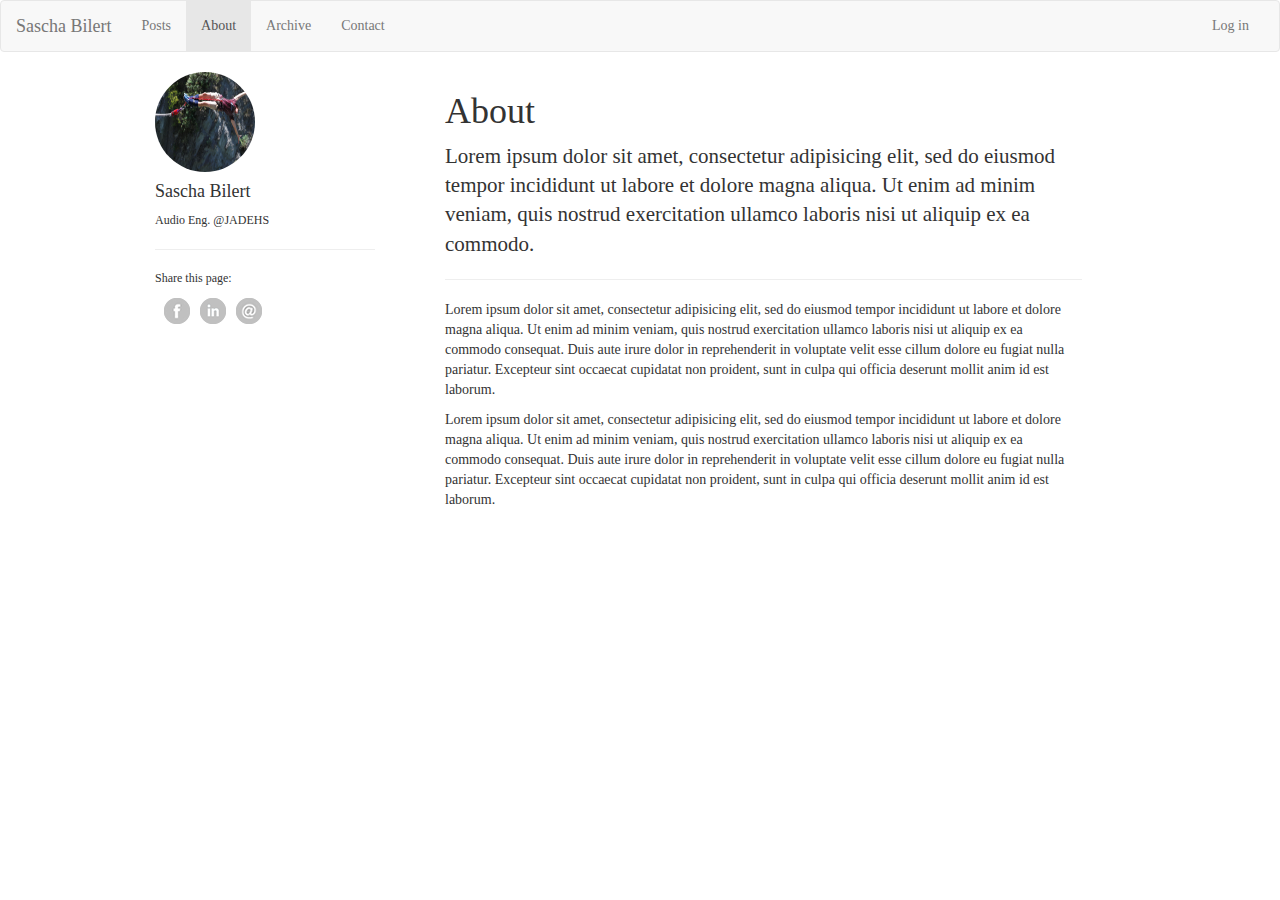
<file: about.html>
<!DOCTYPE html>
<html lang="en">

<head>
     <meta charset="utf-8">
     <meta http-equiv="X-UA-Compatible" content="IE=edge">
     <meta name="viewport" content="width=device-width, initial-scale=1">
     <!-- The above 3 meta tags *must* come first in the head; any other head content must come *after* these tags -->
     <title>About</title>

     <!-- Bootstrap -->
     <link href="vendor/bootstrap-3.3.7-dist/css/bootstrap.min.css" rel="stylesheet">
     <link rel="stylesheet" type="text/css" href="css/default.css">

     <!-- HTML5 shim and Respond.js for IE8 support of HTML5 elements and media queries -->
     <!-- WARNING: Respond.js doesn't work if you view the page via file:// -->
     <!--[if lt IE 9]>
      <script src="https://oss.maxcdn.com/html5shiv/3.7.3/html5shiv.min.js"></script>
      <script src="https://oss.maxcdn.com/respond/1.4.2/respond.min.js"></script>
    <![endif]-->
</head>

<body>

     <nav class="navbar navbar-default">
          <div class="container-fluid">
               <!-- Brand and toggle get grouped for better mobile display -->
               <div class="navbar-header">
                    <button type="button" class="navbar-toggle collapsed" data-toggle="collapse" data-target="#bs-example-navbar-collapse-1" aria-expanded="false">
        <span class="sr-only">Toggle navigation</span>
        <span class="icon-bar"></span>
        <span class="icon-bar"></span>
        <span class="icon-bar"></span>
      </button>
                    <a class="navbar-brand" href="#">Sascha Bilert</a>
               </div>

               <!-- Collect the nav links, forms, and other content for toggling -->
               <div class="collapse navbar-collapse" id="bs-example-navbar-collapse-1">
                    <ul class="nav navbar-nav">
                         <li><a href="posts.html">Posts <span class="sr-only">(current)</span></a></li>
                         <li class="active"><a href="about.html">About</a></li>
                         <li><a href="archive.html">Archive</a></li>
                         <li><a href="contact.html">Contact</a></li>
                    </ul>
                    <ul class="nav navbar-nav navbar-right">
                         <li><a href="login.html">Log in</a></li>
                    </ul>
               </div>
               <!-- /.navbar-collapse -->
          </div>
          <!-- /.container-fluid -->
     </nav>

     <div class="container">
          <div class="row">
               <div class="col-md-3 profile">
                    <aside>
                         <img src="img/profile.jpg" alt="profile image" class="img-circle profile-image">
                         <h4>Sascha Bilert</h4>
                         <p>Audio Eng. @JADEHS</p>
                         <hr>
                         <p>Share this page:</p>
                         <ul class="clearfix">
                              <li><img src="img/social_icons/facebook.png"></li>
                              <li><img src="img/social_icons/linkedin.png"></li>
                              <li><img src="img/social_icons/email.png"></li>
                         </ul>
                    </aside>
               </div>

               <div class="col-md-8">
                    <h1>About</h1>
                    <div class="lead">
                         Lorem ipsum dolor sit amet, consectetur adipisicing elit, sed do eiusmod tempor incididunt ut labore et dolore magna aliqua. Ut enim ad minim veniam, quis nostrud exercitation ullamco laboris nisi ut aliquip ex ea commodo.
                    </div>
                    <hr>
                    <p>
                         Lorem ipsum dolor sit amet, consectetur adipisicing elit, sed do eiusmod tempor incididunt ut labore et dolore magna aliqua. Ut enim ad minim veniam, quis nostrud exercitation ullamco laboris nisi ut aliquip ex ea commodo consequat. Duis aute irure dolor
                         in reprehenderit in voluptate velit esse cillum dolore eu fugiat nulla pariatur. Excepteur sint occaecat cupidatat non proident, sunt in culpa qui officia deserunt mollit anim id est laborum.
                    </p>

                    <p>
                         Lorem ipsum dolor sit amet, consectetur adipisicing elit, sed do eiusmod tempor incididunt ut labore et dolore magna aliqua. Ut enim ad minim veniam, quis nostrud exercitation ullamco laboris nisi ut aliquip ex ea commodo consequat. Duis aute irure dolor
                         in reprehenderit in voluptate velit esse cillum dolore eu fugiat nulla pariatur. Excepteur sint occaecat cupidatat non proident, sunt in culpa qui officia deserunt mollit anim id est laborum.
                    </p>
               </div>
          </div>
     </div>

     <!-- jQuery (necessary for Bootstrap's JavaScript plugins) -->
     <script src="https://ajax.googleapis.com/ajax/libs/jquery/1.12.4/jquery.min.js"></script>
     <!-- Include all compiled plugins (below), or include individual files as needed -->
     <script src="vendor/bootstrap-3.3.7-dist/js/bootstrap.min.js"></script>
</body>

</html>
</file>
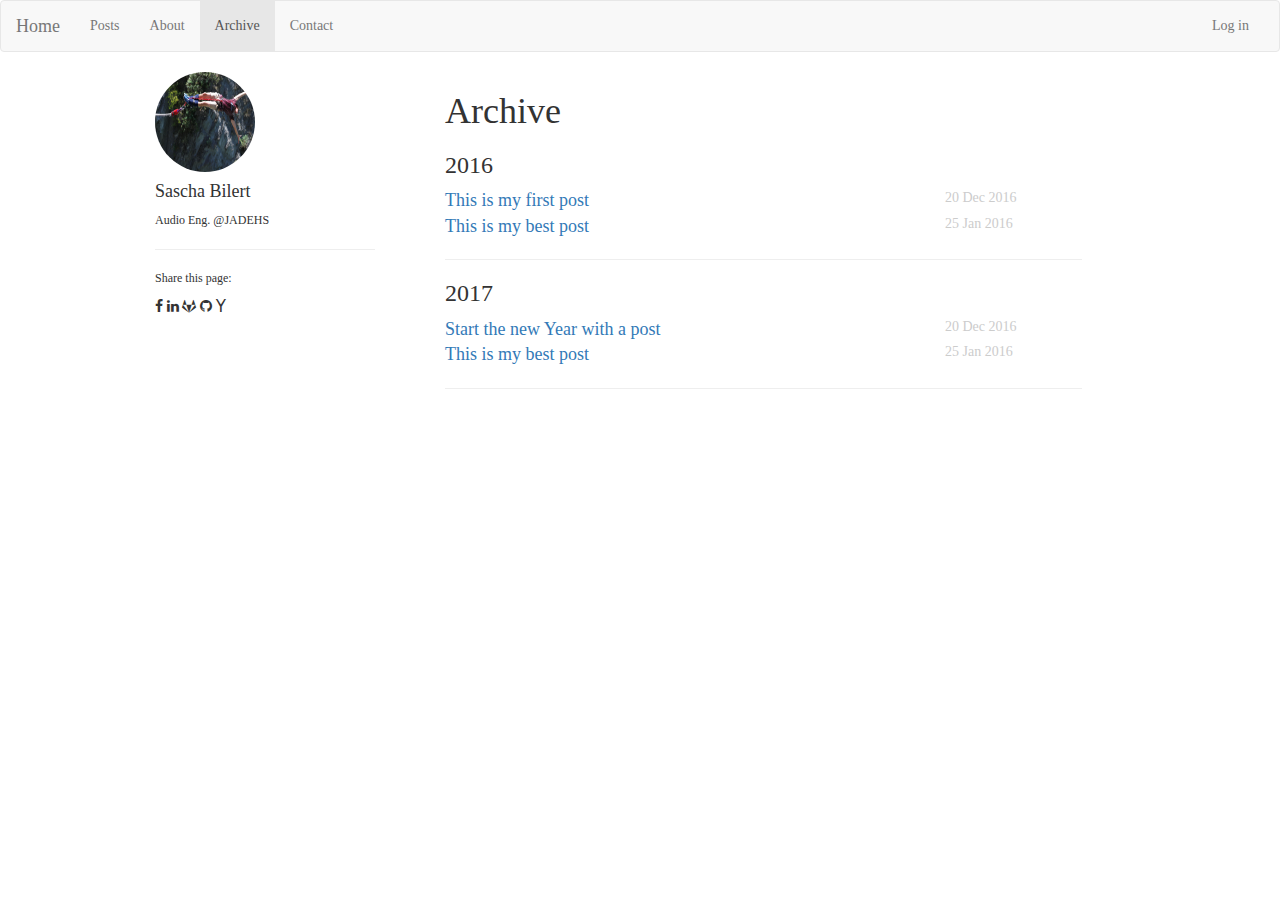
<file: archive.html>
<!DOCTYPE html>
<html lang="en">

<head>
     <meta charset="utf-8">
     <meta http-equiv="X-UA-Compatible" content="IE=edge">
     <meta name="viewport" content="width=device-width, initial-scale=1">
     <!-- The above 3 meta tags *must* come first in the head; any other head content must come *after* these tags -->
     <title>Archive</title>

     <!-- Bootstrap -->
     <link href="vendor/bootstrap-3.3.7-dist/css/bootstrap.min.css" rel="stylesheet">
     <link rel="stylesheet" type="text/css" href="css/default.css">
     <link rel="stylesheet" type="text/css" href="css/archive.css">

     <!-- Awesome Fonts -->
     <link href="vendor/font-awesome-4.7.0/css/font-awesome.min.css" rel="stylesheet">

     <!-- HTML5 shim and Respond.js for IE8 support of HTML5 elements and media queries -->
     <!-- WARNING: Respond.js doesn't work if you view the page via file:// -->
     <!--[if lt IE 9]>
      <script src="https://oss.maxcdn.com/html5shiv/3.7.3/html5shiv.min.js"></script>
      <script src="https://oss.maxcdn.com/respond/1.4.2/respond.min.js"></script>
    <![endif]-->
</head>

<body>

     <nav class="navbar navbar-default">
          <div class="container-fluid">
               <!-- Brand and toggle get grouped for better mobile display -->
               <div class="navbar-header">
                    <button type="button" class="navbar-toggle collapsed" data-toggle="collapse" data-target="#bs-example-navbar-collapse-1" aria-expanded="false">
        <span class="sr-only">Toggle navigation</span>
        <span class="icon-bar"></span>
        <span class="icon-bar"></span>
        <span class="icon-bar"></span>
      </button>
                    <a class="navbar-brand" href="home.html">Home</a>
               </div>

               <!-- Collect the nav links, forms, and other content for toggling -->
               <div class="collapse navbar-collapse" id="bs-example-navbar-collapse-1">
                    <ul class="nav navbar-nav">
                         <li><a href="posts.html">Posts <span class="sr-only">(current)</span></a></li>
                         <li><a href="about.html">About</a></li>
                         <li class="active"><a href="archive.html">Archive</a></li>
                         <li><a href="contact.html">Contact</a></li>
                    </ul>
                    <ul class="nav navbar-nav navbar-right">
                         <li><a href="login.html">Log in</a></li>
                    </ul>
               </div>
               <!-- /.navbar-collapse -->
          </div>
          <!-- /.container-fluid -->
     </nav>

     <div class="container">
          <div class="row">
               <div class="col-md-3 profile">
                    <aside>
                         <img src="img/profile.jpg" alt="profile image" class="img-circle profile-image">
                         <h4>Sascha Bilert</h4>
                         <p>Audio Eng. @JADEHS</p>
                         <hr>
                         <p>Share this page:</p>
                         <ul class="clearfix">
                              <i class="fa fa-facebook" aria-hidden="true"></i>
                              <i class="fa fa-linkedin" aria-hidden="true"></i>
                              <i class="fa fa-gitlab" aria-hidden="true"></i>
                              <i class="fa fa-github" aria-hidden="true"></i>
                              <i class="fa fa-yahoo" aria-hidden="true"></i>
                         </ul>
                    </aside>
               </div>

               <div class="col-md-8">
                    <h1>Archive</h1>

                    <article>
                         <h3>2016</h3>
                         <div class="row">
                              <div class="col-md-9"><a href="article.html">This is my first post</a></div>
                              <div class="col-md-3 date">20 Dec 2016</div>
                         </div>

                         <div class="row">
                              <div class="col-md-9"><a href="article.html">This is my best post</a></div>
                              <div class="col-md-3 date">25 Jan 2016</div>
                         </div>
                         <hr>
                    </article>

                    <article>
                         <h3>2017</h3>
                         <div class="row">
                              <div class="col-md-9"><a href="article.html">Start the new Year with a post</a></div>
                              <div class="col-md-3 date">20 Dec 2016</div>
                         </div>

                         <div class="row">
                              <div class="col-md-9"><a href="article.html">This is my best post</a></div>
                              <div class="col-md-3 date">25 Jan 2016</div>
                         </div>
                         <hr>
                    </article>

               </div>
          </div>
     </div>

     <!-- jQuery (necessary for Bootstrap's JavaScript plugins) -->
     <script src="https://ajax.googleapis.com/ajax/libs/jquery/1.12.4/jquery.min.js"></script>
     <!-- Include all compiled plugins (below), or include individual files as needed -->
     <script src="vendor/bootstrap-3.3.7-dist/js/bootstrap.min.js"></script>
</body>

</html>
</file>
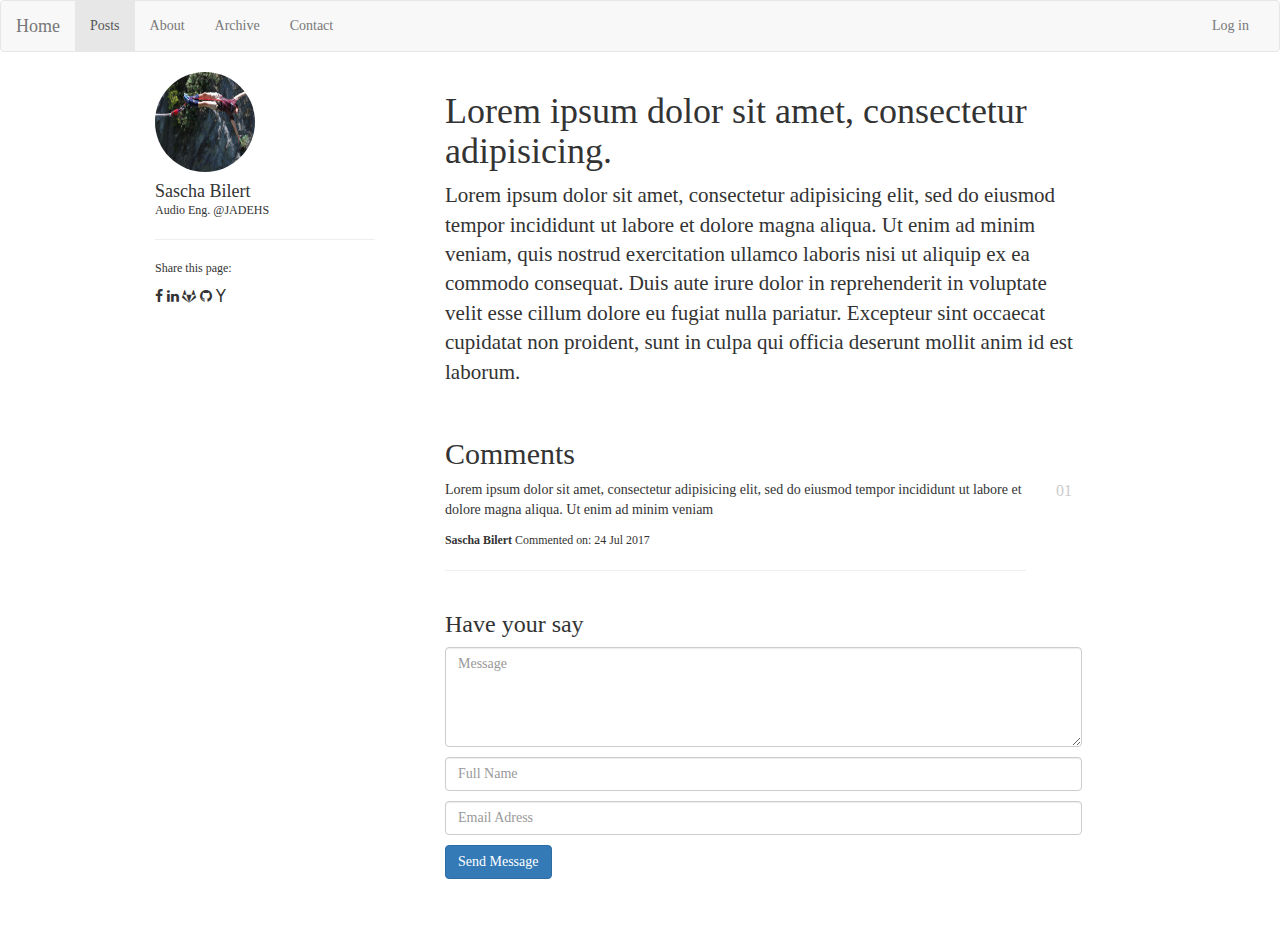
<file: article.html>
<!DOCTYPE html>
<html lang="en">

<head>
     <meta charset="utf-8">
     <meta http-equiv="X-UA-Compatible" content="IE=edge">
     <meta name="viewport" content="width=device-width, initial-scale=1">
     <!-- The above 3 meta tags *must* come first in the head; any other head content must come *after* these tags -->
     <title>Aricle</title>

     <!-- Bootstrap -->
     <link href="vendor/bootstrap-3.3.7-dist/css/bootstrap.min.css" rel="stylesheet">
     <link rel="stylesheet" type="text/css" href="css/default.css">
     <link rel="stylesheet" type="text/css" href="css/article.css">

     <!-- Awesome Fonts -->
     <link href="vendor/font-awesome-4.7.0/css/font-awesome.min.css" rel="stylesheet">

     <!-- HTML5 shim and Respond.js for IE8 support of HTML5 elements and media queries -->
     <!-- WARNING: Respond.js doesn't work if you view the page via file:// -->
     <!--[if lt IE 9]>
      <script src="https://oss.maxcdn.com/html5shiv/3.7.3/html5shiv.min.js"></script>
      <script src="https://oss.maxcdn.com/respond/1.4.2/respond.min.js"></script>
    <![endif]-->
</head>

<body>

     <nav class="navbar navbar-default">
          <div class="container-fluid">
               <!-- Brand and toggle get grouped for better mobile display -->
               <div class="navbar-header">
                    <button type="button" class="navbar-toggle collapsed" data-toggle="collapse" data-target="#bs-example-navbar-collapse-1" aria-expanded="false">
                       <span class="sr-only">Toggle navigation</span>
                       <span class="icon-bar"></span>
                       <span class="icon-bar"></span>
                       <span class="icon-bar"></span>
                     </button>
                    <a class="navbar-brand" href="home.html">Home</a>
               </div>

               <!-- Collect the nav links, forms, and other content for toggling -->
               <div class="collapse navbar-collapse" id="bs-example-navbar-collapse-1">
                    <ul class="nav navbar-nav">
                         <li class="active"><a href="posts.html">Posts <span class="sr-only">(current)</span></a></li>
                         <li><a href="about.html">About</a></li>
                         <li><a href="archive.html">Archive</a></li>
                         <li><a href="contact.html">Contact</a></li>
                    </ul>
                    <ul class="nav navbar-nav navbar-right">
                         <li><a href="login.html">Log in</a></li>
                    </ul>
               </div>
               <!-- /.navbar-collapse -->
          </div>
          <!-- /.container-fluid -->
     </nav>

     <div class="container">
          <div class="row">
               <div class="col-md-3 profile">
                    <aside>
                         <img src="img/profile.jpg" alt="profile image" class="img-circle profile-image">
                         <h4>Sascha Bilert</h4>
                         <p>Audio Eng. @JADEHS</p>
                         <hr>
                         <p>Share this page:</p>
                         <ul class="clearfix">
                              <i class="fa fa-facebook" aria-hidden="true"></i>
                              <i class="fa fa-linkedin" aria-hidden="true"></i>
                              <i class="fa fa-gitlab" aria-hidden="true"></i>
                              <i class="fa fa-github" aria-hidden="true"></i>
                              <i class="fa fa-yahoo" aria-hidden="true"></i>
                         </ul>
                    </aside>
               </div>

               <div class="col-md-8">
                    <article>
                         <h1>Lorem ipsum dolor sit amet, consectetur adipisicing.</h1>
                         <div class="lead">
                              Lorem ipsum dolor sit amet, consectetur adipisicing elit, sed do eiusmod tempor incididunt ut labore et dolore magna aliqua. Ut enim ad minim veniam, quis nostrud exercitation ullamco laboris nisi ut aliquip ex ea commodo consequat. Duis aute irure dolor
                              in reprehenderit in voluptate velit esse cillum dolore eu fugiat nulla pariatur. Excepteur sint occaecat cupidatat non proident, sunt in culpa qui officia deserunt mollit anim id est laborum.
                         </div>
                    </article>

                    <div id="comments">
                         <h2>Comments</h2>
                         <div class="row">
                              <div class="col-md-11">
                                   <p>
                                        Lorem ipsum dolor sit amet, consectetur adipisicing elit, sed do eiusmod tempor incididunt ut labore et dolore magna aliqua. Ut enim ad minim veniam
                                   </p>
                                   <footer>
                                        <small><b>Sascha Bilert</b> Commented on: 24 Jul 2017</small>
                                   </footer>
                                   <hr>
                              </div>
                              <div class="col-md-1 comment-num">01</div>
                         </div>

                         <form class="">
                              <h3>Have your say</h3>
                              <p>
                                   <label class="sr-only">Message</label>
                                   <textarea class="form-control" placeholder="Message" id="message" required autocomplete="false"></textarea>
                              </p>

                              <p>
                                   <label class="sr-only">Full Name</label>
                                   <input type="text" class="form-control" placeholder="Full Name" required>
                              </p>

                              <p>
                                   <label class="sr-only">Email Adress</label>
                                   <input type="email" class="form-control" placeholder="Email Adress" required>
                              </p>

                              <p><input type="submit" class="btn btn-primary" value="Send Message"></p>
                         </form>
                    </div>
               </div>
          </div>
     </div>

     <!-- jQuery (necessary for Bootstrap's JavaScript plugins) -->
     <script src="https://ajax.googleapis.com/ajax/libs/jquery/1.12.4/jquery.min.js"></script>
     <!-- Include all compiled plugins (below), or include individual files as needed -->
     <script src="vendor/bootstrap-3.3.7-dist/js/bootstrap.min.js"></script>
</body>

</html>
</file>
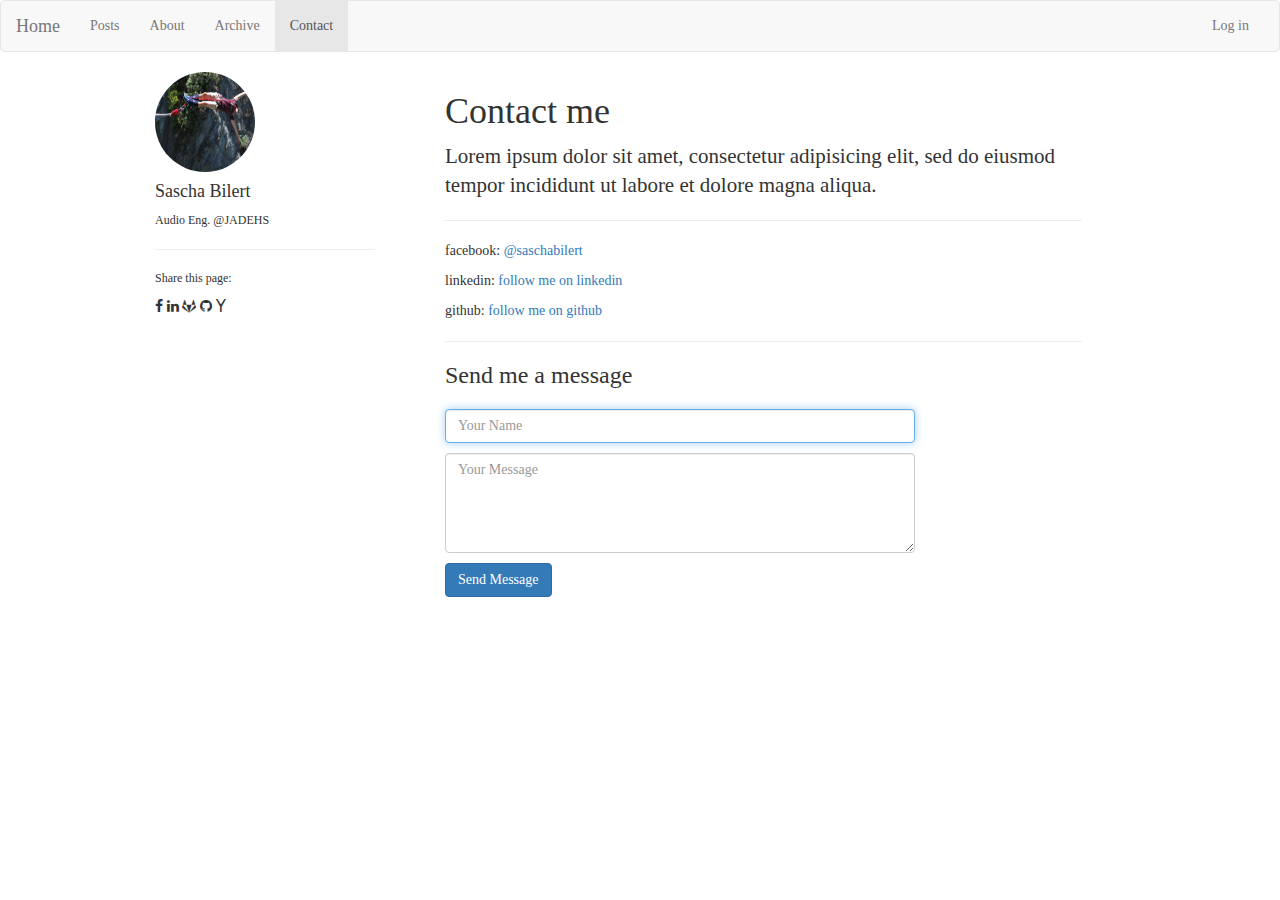
<file: contact.html>
<!DOCTYPE html>
<html lang="en">

<head>
     <meta charset="utf-8">
     <meta http-equiv="X-UA-Compatible" content="IE=edge">
     <meta name="viewport" content="width=device-width, initial-scale=1">
     <!-- The above 3 meta tags *must* come first in the head; any other head content must come *after* these tags -->
     <title>Contact</title>

     <!-- Bootstrap -->
     <link href="vendor/bootstrap-3.3.7-dist/css/bootstrap.min.css" rel="stylesheet">
     <link rel="stylesheet" type="text/css" href="css/default.css">
     <link rel="stylesheet" type="text/css" href="css/contact.css">

     <!-- Awesome Fonts -->
     <link href="vendor/font-awesome-4.7.0/css/font-awesome.min.css" rel="stylesheet">

     <!-- HTML5 shim and Respond.js for IE8 support of HTML5 elements and media queries -->
     <!-- WARNING: Respond.js doesn't work if you view the page via file:// -->
     <!--[if lt IE 9]>
      <script src="https://oss.maxcdn.com/html5shiv/3.7.3/html5shiv.min.js"></script>
      <script src="https://oss.maxcdn.com/respond/1.4.2/respond.min.js"></script>
    <![endif]-->
</head>

<body>

     <nav class="navbar navbar-default">
          <div class="container-fluid">
               <!-- Brand and toggle get grouped for better mobile display -->
               <div class="navbar-header">
                    <button type="button" class="navbar-toggle collapsed" data-toggle="collapse" data-target="#bs-example-navbar-collapse-1" aria-expanded="false">
                       <span class="sr-only">Toggle navigation</span>
                       <span class="icon-bar"></span>
                       <span class="icon-bar"></span>
                       <span class="icon-bar"></span>
                     </button>
                    <a class="navbar-brand" href="home.html">Home</a>
               </div>

               <!-- Collect the nav links, forms, and other content for toggling -->
               <div class="collapse navbar-collapse" id="bs-example-navbar-collapse-1">
                    <ul class="nav navbar-nav">
                         <li><a href="posts.html">Posts <span class="sr-only">(current)</span></a></li>
                         <li><a href="about.html">About</a></li>
                         <li><a href="archive.html">Archive</a></li>
                         <li class="active"><a href="contact.html">Contact</a></li>
                    </ul>
                    <ul class="nav navbar-nav navbar-right">
                         <li><a href="login.html">Log in</a></li>
                    </ul>
               </div>
               <!-- /.navbar-collapse -->
          </div>
          <!-- /.container-fluid -->
     </nav>

     <div class="container">
          <div class="row">
               <div class="col-md-3 profile">
                    <aside>
                         <img src="img/profile.jpg" alt="profile image" class="img-circle profile-image">
                         <h4>Sascha Bilert</h4>
                         <p>Audio Eng. @JADEHS</p>
                         <hr>
                         <p>Share this page:</p>
                         <ul class="clearfix">
                              <i class="fa fa-facebook" aria-hidden="true"></i>
                              <i class="fa fa-linkedin" aria-hidden="true"></i>
                              <i class="fa fa-gitlab" aria-hidden="true"></i>
                              <i class="fa fa-github" aria-hidden="true"></i>
                              <i class="fa fa-yahoo" aria-hidden="true"></i>
                         </ul>
                    </aside>
               </div>

               <div class="col-md-8">
                    <h1>Contact me</h1>

                    <div class="lead">
                         Lorem ipsum dolor sit amet, consectetur adipisicing elit, sed do eiusmod tempor incididunt ut labore et dolore magna aliqua.
                    </div>

                    <hr>

                    <p>facebook: <a href="https://www.facebook.com/sascha.bilert?ref=bookmarks" target="_blank">@saschabilert</a></p>
                    <p>linkedin: <a href="https://www.linkedin.com/in/sascha-bilert-322b16b6/" target="_blank"> follow me on linkedin</a></p>
                    <p>github: <a href="https://github.com/saschabilert" target="_blank">follow me on github</a></p>

                    <hr>

                    <div class="row">
                         <div class="col-md-9">
                              <form>
                                   <h3>Send me a message</h3>
                                   <p>
                                        <label class="sr-only">Your Name</label>
                                        <input type="text" class="form-control" placeholder="Your Name" required autofocus>
                                   </p>

                                   <p>
                                        <label class="sr-only">Your Message</label>
                                        <textarea class="form-control" placeholder="Your Message" id="textarea" required></textarea>
                                   </p>

                                   <p><input type="submit" value="Send Message" class="btn btn-primary"></p>
                              </form>
                         </div>
                    </div>
               </div>
          </div>
     </div>

     <!-- jQuery (necessary for Bootstrap's JavaScript plugins) -->
     <script src="https://ajax.googleapis.com/ajax/libs/jquery/1.12.4/jquery.min.js"></script>
     <!-- Include all compiled plugins (below), or include individual files as needed -->
     <script src="vendor/bootstrap-3.3.7-dist/js/bootstrap.min.js"></script>
</body>

</html>
</file>
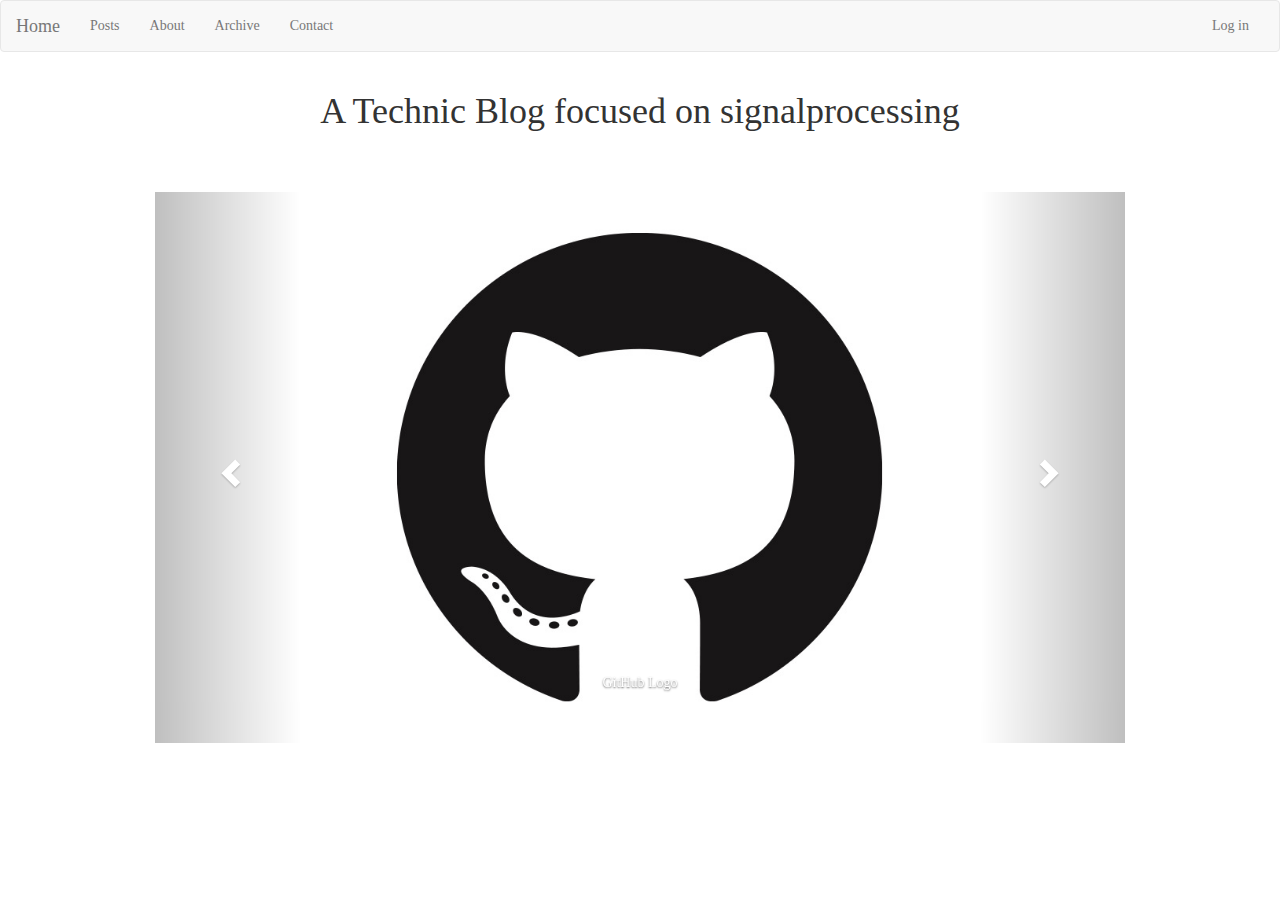
<file: home.html>
<!DOCTYPE html>
<html lang="en">

<head>
     <meta charset="utf-8">
     <meta http-equiv="X-UA-Compatible" content="IE=edge">
     <meta name="viewport" content="width=device-width, initial-scale=1">
     <!-- The above 3 meta tags *must* come first in the head; any other head content must come *after* these tags -->
     <title>Home</title>

     <!-- Bootstrap -->
     <link href="vendor/bootstrap-3.3.7-dist/css/bootstrap.min.css" rel="stylesheet">
     <link rel="stylesheet" type="text/css" href="css/default.css">
     <link rel="stylesheet" type="text/css" href="css/home.css">

     <!-- HTML5 shim and Respond.js for IE8 support of HTML5 elements and media queries -->
     <!-- WARNING: Respond.js doesn't work if you view the page via file:// -->
     <!--[if lt IE 9]>
      <script src="https://oss.maxcdn.com/html5shiv/3.7.3/html5shiv.min.js"></script>
      <script src="https://oss.maxcdn.com/respond/1.4.2/respond.min.js"></script>
    <![endif]-->
</head>

<body>

     <nav class="navbar navbar-default">
          <div class="container-fluid">
               <!-- Brand and toggle get grouped for better mobile display -->
               <div class="navbar-header">
                    <button type="button" class="navbar-toggle collapsed" data-toggle="collapse" data-target="#bs-example-navbar-collapse-1" aria-expanded="false">
                       <span class="sr-only">Toggle navigation</span>
                       <span class="icon-bar"></span>
                       <span class="icon-bar"></span>
                       <span class="icon-bar"></span>
                     </button>
                    <a class="navbar-brand" href="home.html">Home</a>
               </div>

               <!-- Collect the nav links, forms, and other content for toggling -->
               <div class="collapse navbar-collapse" id="bs-example-navbar-collapse-1">
                    <ul class="nav navbar-nav">
                         <li><a href="posts.html">Posts</a></li>
                         <li><a href="about.html">About</a></li>
                         <li><a href="archive.html">Archive</a></li>
                         <li><a href="contact.html">Contact</a></li>
                    </ul>
                    <ul class="nav navbar-nav navbar-right">
                         <li><a href="login.html">Log in</a></li>
                    </ul>
               </div>
               <!-- /.navbar-collapse -->
          </div>
          <!-- /.container-fluid -->
     </nav>

     <div class="container">
          <div class="row">
               <h1>A Technic Blog focused on signalprocessing</h1>
          </div>
          <div id="carousel-example-generic" class="carousel slide" data-ride="carousel">
               <!-- Indicators -->
               <ol class="carousel-indicators">
                    <li data-target="#carousel-example-generic" data-slide-to="0" class="active"></li>
                    <li data-target="#carousel-example-generic" data-slide-to="1"></li>
                    <li data-target="#carousel-example-generic" data-slide-to="2"></li>
               </ol>

               <!-- Wrapper for slides -->
               <div class="carousel-inner" role="listbox">
                    <div class="item active">
                         <img src="img/slider/github_logo.jpg">
                         <div class="carousel-caption">
                              GitHub Logo
                         </div>
                    </div>
                    <div class="item">
                         <img src="img/slider/javascript_logo.jpg">
                         <div class="carousel-caption">
                              JavaScript Logo
                         </div>
                    </div>
               </div>

               <!-- Controls -->
               <a class="left carousel-control" href="#carousel-example-generic" role="button" data-slide="prev">
                    <span class="glyphicon glyphicon-chevron-left" aria-hidden="true"></span>
                    <span class="sr-only">Previous</span>
               </a>

               <a class="right carousel-control" href="#carousel-example-generic" role="button" data-slide="next">
                   <span class="glyphicon glyphicon-chevron-right" aria-hidden="true"></span>
                   <span class="sr-only">Next</span>
               </a>
          </div>
     </div>

     <!-- jQuery (necessary for Bootstrap's JavaScript plugins) -->
     <script src="https://ajax.googleapis.com/ajax/libs/jquery/1.12.4/jquery.min.js"></script>
     <!-- Include all compiled plugins (below), or include individual files as needed -->
     <script src="vendor/bootstrap-3.3.7-dist/js/bootstrap.min.js"></script>
</body>

</html>
</file>
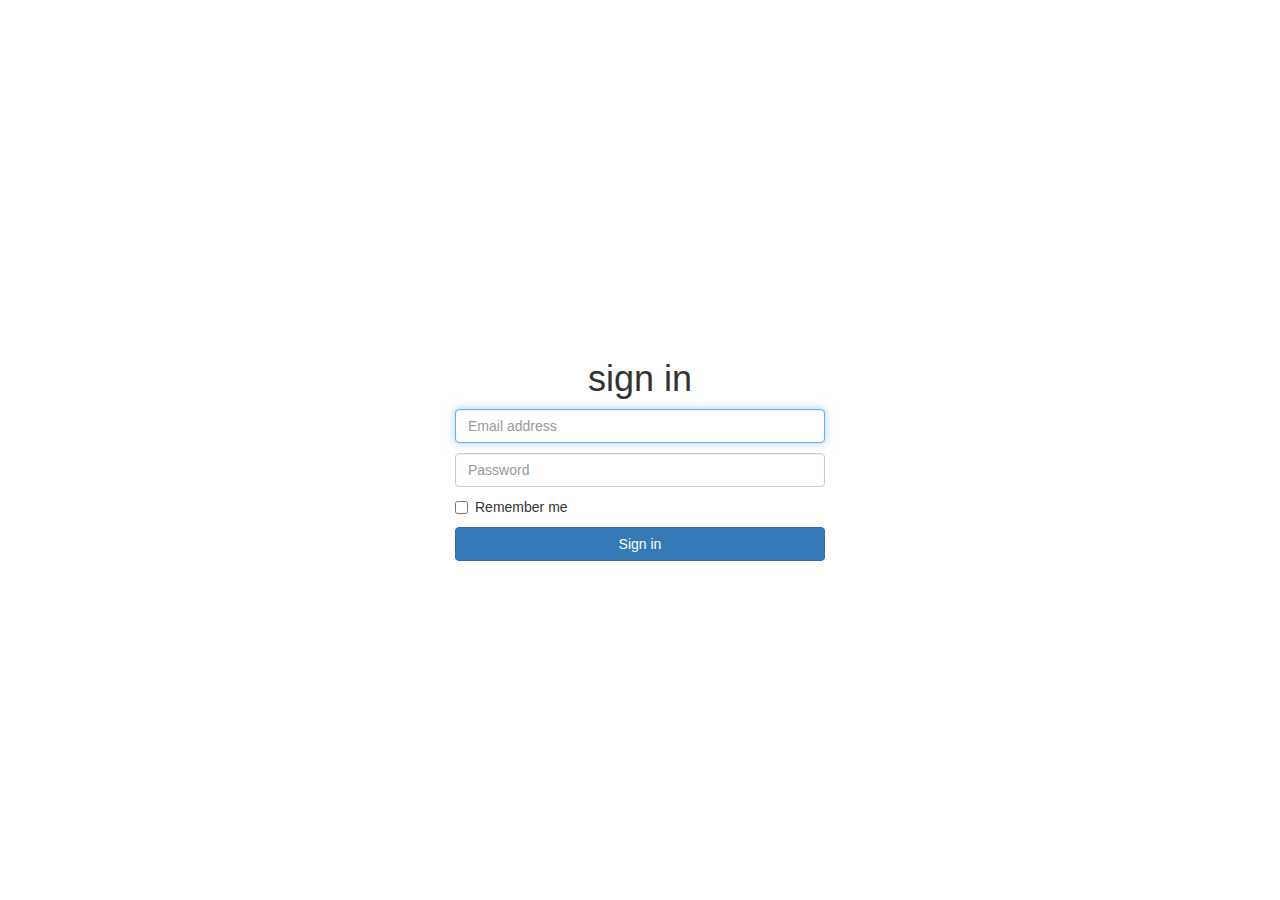
<file: login.html>
<!DOCTYPE html>
<html lang="en">

<head>
     <meta charset="utf-8">
     <meta http-equiv="X-UA-Compatible" content="IE=edge">
     <meta name="viewport" content="width=device-width, initial-scale=1">
     <!-- The above 3 meta tags *must* come first in the head; any other head content must come *after* these tags -->
     <title>Login</title>

     <!-- Bootstrap -->
     <link href="vendor/bootstrap-3.3.7-dist/css/bootstrap.min.css" rel="stylesheet">
     <link rel="stylesheet" type="text/css" href="css/login.css">

     <!-- HTML5 shim and Respond.js for IE8 support of HTML5 elements and media queries -->
     <!-- WARNING: Respond.js doesn't work if you view the page via file:// -->
     <!--[if lt IE 9]>
      <script src="https://oss.maxcdn.com/html5shiv/3.7.3/html5shiv.min.js"></script>
      <script src="https://oss.maxcdn.com/respond/1.4.2/respond.min.js"></script>
    <![endif]-->
</head>

<body>

     <div class="container">
          <form class="form-signin">
               <h1 class="text-center">sign in</h1>
               <p>
                    <label class="sr-only">Email address</label>
                    <input type="email" placeholder="Email address" class="form-control" required autofocus>
               </p>
               <p>
                    <label class="sr-only">Password</label>
                    <input type="password" placeholder="Password" class="form-control" required>
               </p>
               <p class="checkbox">
                    <label><input type="checkbox">Remember me</label>
               </p>
               <button type="submit" class="btn btn-primary btn-block">Sign in</button>
          </form>
     </div>

     <!-- jQuery (necessary for Bootstrap's JavaScript plugins) -->
     <script src="https://ajax.googleapis.com/ajax/libs/jquery/1.12.4/jquery.min.js"></script>
     <!-- Include all compiled plugins (below), or include individual files as needed -->
     <script src="vendor/bootstrap-3.3.7-dist/js/bootstrap.min.js"></script>
</body>

</html>
</file>
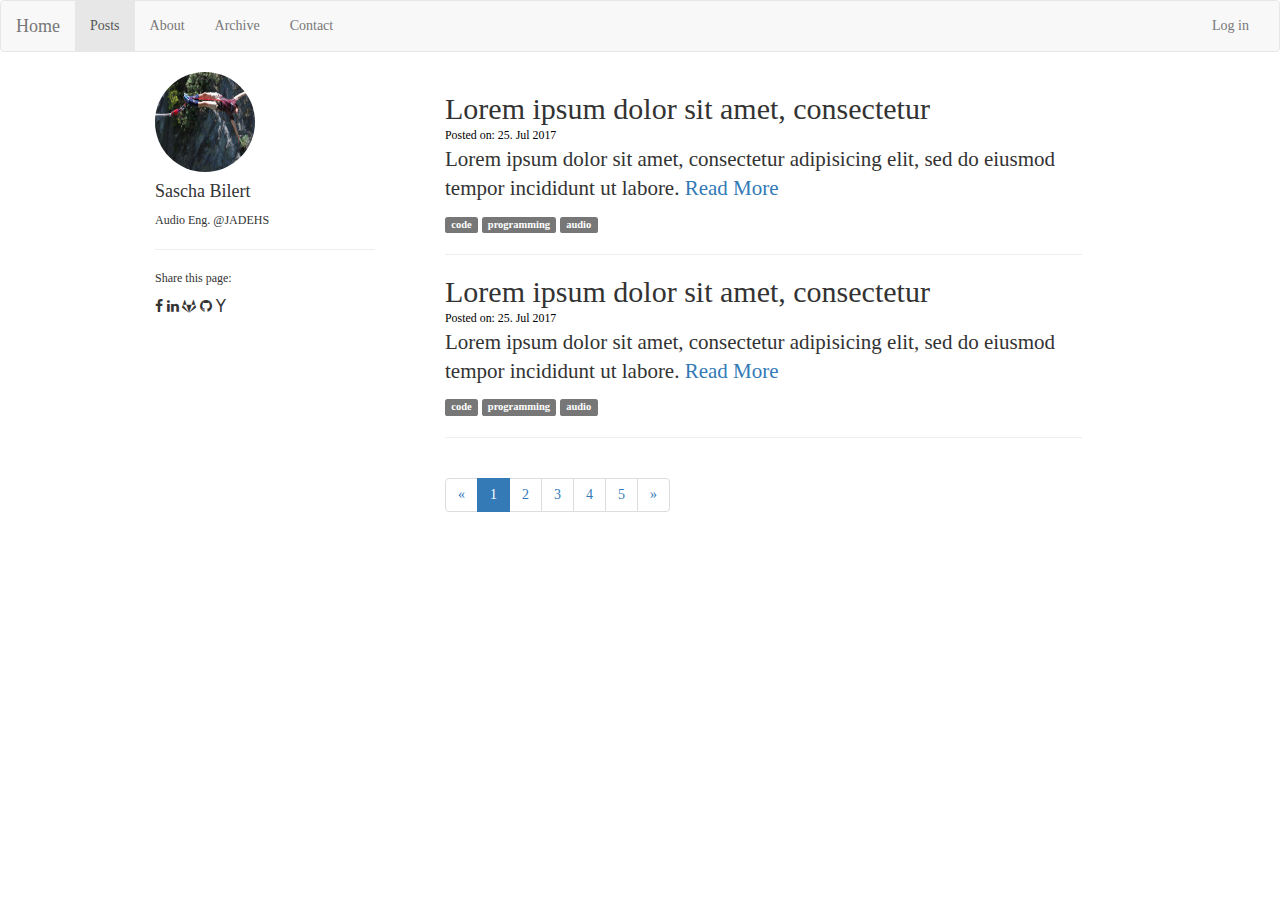
<file: posts.html>
<!DOCTYPE html>
<html lang="en">

<head>
     <meta charset="utf-8">
     <meta http-equiv="X-UA-Compatible" content="IE=edge">
     <meta name="viewport" content="width=device-width, initial-scale=1">
     <!-- The above 3 meta tags *must* come first in the head; any other head content must come *after* these tags -->
     <title>Posts</title>

     <!-- Bootstrap -->
     <link href="vendor/bootstrap-3.3.7-dist/css/bootstrap.min.css" rel="stylesheet">
     <link rel="stylesheet" type="text/css" href="css/default.css">
     <link rel="stylesheet" type="text/css" href="css/posts.css">

     <!-- Awesome Fonts -->
     <link href="vendor/font-awesome-4.7.0/css/font-awesome.min.css" rel="stylesheet">

     <!-- HTML5 shim and Respond.js for IE8 support of HTML5 elements and media queries -->
     <!-- WARNING: Respond.js doesn't work if you view the page via file:// -->
     <!--[if lt IE 9]>
      <script src="https://oss.maxcdn.com/html5shiv/3.7.3/html5shiv.min.js"></script>
      <script src="https://oss.maxcdn.com/respond/1.4.2/respond.min.js"></script>
    <![endif]-->
</head>

<body>

     <nav class="navbar navbar-default">
          <div class="container-fluid">
               <!-- Brand and toggle get grouped for better mobile display -->
               <div class="navbar-header">
                    <button type="button" class="navbar-toggle collapsed" data-toggle="collapse" data-target="#bs-example-navbar-collapse-1" aria-expanded="false">
                       <span class="sr-only">Toggle navigation</span>
                       <span class="icon-bar"></span>
                       <span class="icon-bar"></span>
                       <span class="icon-bar"></span>
                     </button>
                    <a class="navbar-brand" href="home.html">Home</a>
               </div>

               <!-- Collect the nav links, forms, and other content for toggling -->
               <div class="collapse navbar-collapse" id="bs-example-navbar-collapse-1">
                    <ul class="nav navbar-nav">
                         <li class="active"><a href="posts.html">Posts <span class="sr-only">(current)</span></a></li>
                         <li><a href="about.html">About</a></li>
                         <li><a href="archive.html">Archive</a></li>
                         <li><a href="contact.html">Contact</a></li>
                    </ul>
                    <ul class="nav navbar-nav navbar-right">
                         <li><a href="login.html">Log in</a></li>
                    </ul>
               </div>
               <!-- /.navbar-collapse -->
          </div>
          <!-- /.container-fluid -->
     </nav>

     <div class="container">
          <div class="row">
               <div class="col-md-3 col-sm-12 col-xs-12 profile">
                    <aside>
                         <div class="clearfix">
                              <img src="img/profile.jpg" alt="profile image" class="img-circle profile-image">

                              <div class="profile-content">
                                   <h4>Sascha Bilert</h4>
                                   <p>Audio Eng. @JADEHS</p>
                              </div>

                              <hr class="hidden-xs hidden-sm">

                              <div class="social-icons">
                                   <p>Share this page:</p>
                                   <ul class="clearfix">
                                        <i class="fa fa-facebook" aria-hidden="true"></i>
                                        <i class="fa fa-linkedin" aria-hidden="true"></i>
                                        <i class="fa fa-gitlab" aria-hidden="true"></i>
                                        <i class="fa fa-github" aria-hidden="true"></i>
                                        <i class="fa fa-yahoo" aria-hidden="true"></i>
                                   </ul>
                              </div>
                         </div>

                         <hr class="hidden-md hidden-lg">

                    </aside>
               </div>

               <div class="col-md-8">
                    <article>
                         <header>
                              <h2>Lorem ipsum dolor sit amet, consectetur</h2></header>
                         <footer><small>Posted on: 25. Jul 2017</small></footer>

                         <div class="lead">
                              Lorem ipsum dolor sit amet, consectetur adipisicing elit, sed do eiusmod tempor incididunt ut labore. <a href="article.html">Read More</a>
                         </div>

                         <footer>
                              <span class="label label-default">code</span>
                              <span class="label label-default">programming</span>
                              <span class="label label-default">audio</span>
                         </footer>
                         <hr>
                    </article>

                    <article>
                         <header>
                              <h2>Lorem ipsum dolor sit amet, consectetur</h2></header>
                         <footer><small>Posted on: 25. Jul 2017</small></footer>

                         <div class="lead">
                              Lorem ipsum dolor sit amet, consectetur adipisicing elit, sed do eiusmod tempor incididunt ut labore. <a href="article.html">Read More</a>
                         </div>

                         <footer>
                              <span class="label label-default">code</span>
                              <span class="label label-default">programming</span>
                              <span class="label label-default">audio</span>
                         </footer>
                         <hr>
                    </article>

                    <nav aria-label="Page navigation">
                         <ul class="pagination">
                              <li><a href="#" aria-label="Previous"><span aria-hidden="true">&laquo;</span></a></li>
                              <li class="active"><a href="#">1</a></li>
                              <li><a href="#">2</a></li>
                              <li><a href="#">3</a></li>
                              <li><a href="#">4</a></li>
                              <li><a href="#">5</a></li>
                              <li><a href="#" aria-label="Next"><span aria-hidden="true">&raquo;</span></a></li>
                         </ul>
                    </nav>
               </div>
          </div>
     </div>

     <!-- jQuery (necessary for Bootstrap's JavaScript plugins) -->
     <script src="https://ajax.googleapis.com/ajax/libs/jquery/1.12.4/jquery.min.js"></script>
     <!-- Include all compiled plugins (below), or include individual files as needed -->
     <script src="vendor/bootstrap-3.3.7-dist/js/bootstrap.min.js"></script>
</body>

</html>
</file>
<file: css/default.css>
body {
     margin-bottom: 50px;
     font-family: 'Droid Serif', serif;
}

.container {
     max-width: 1000px;
}

.profile {
     margin-right: 40px;
}

.profile aside p {
     font-size: 12px;
}

.profile aside ul li {
     float: left;
     margin-left: 8px;
}

.profile aside ul {
     list-style: none;
     padding: 0px;
}

.profile-image {
     width: 100px;
     height: 100px;
}

@media (max-width: 992px) {
     .profile-image {
          float: left;
          margin-right: 15px;
     }
     .profile-content {
          float: left;
          margin-bottom: 10px;
     }
     .social-icons {
          margin-left: 115px;
     }
}

@media (min-width: 485px) and (max-width: 992px) {
     .social-icons {
          float: right;
     }
}
</file>
<file: css/archive.css>
.row {
     margin-bottom: 5 px;
}

.row a {
     text-decoration: none;
     font-size: 18px;
     font-weight: normal;
}

.row a:hover {
     text-decoration: underline;
}

.date {
     color: #ccc;
}
</file>
<file: css/article.css>
form {
     margin-top: 20px;
}

h4 {
     margin-bottom: 0px;
}

.comment-num {
     font-size: 16px;
     color: #ccc;
}

#comments {
     margin-top: 50px;
}

#message {
     height: 100px;
}
</file>
<file: css/contact.css>
h3 {
     margin-top: 0px;
     margin-bottom: 20px;
}

#textarea {
     height: 100px;
}
</file>
<file: css/home.css>
.box {
     border: 1px red dotted;
}

.row h1 {
     text-align: center;
     margin-bottom: 60px;
}
</file>
<file: css/login.css>
html, body {
     height: 100%;
}

.container {
     display: table;
     max-width: 400px;
     height: 100%;
     min-height: 100%;
}

.form-signin {
     display: table-cell;
     vertical-align: middle;
}

.box {
     border: 1px red dotted;
}
</file>
<file: css/posts.css>
.row header h2 {
     margin-bottom: 0px;
}

.row footer {
     margin-bottom: 0px;
     color: #000;
}

.lead {
     margin-bottom: 10px;
}
</file>
